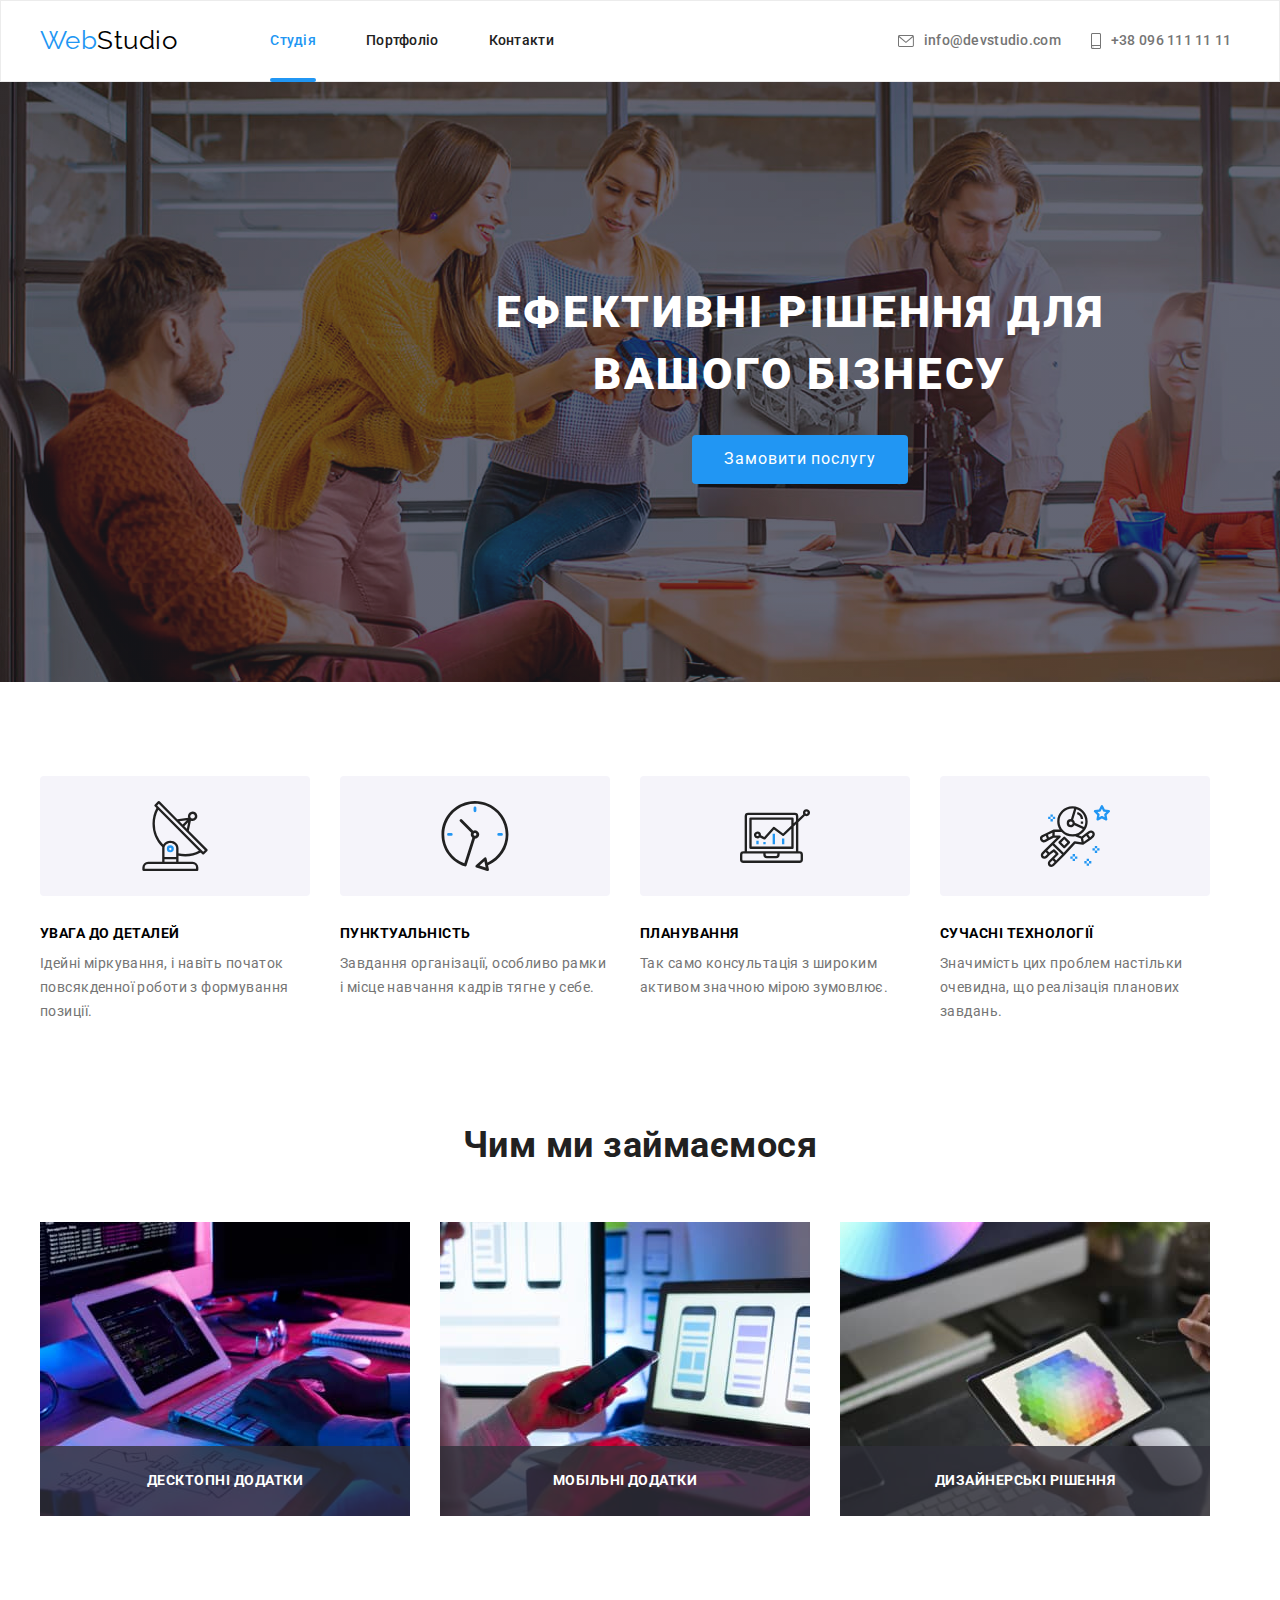
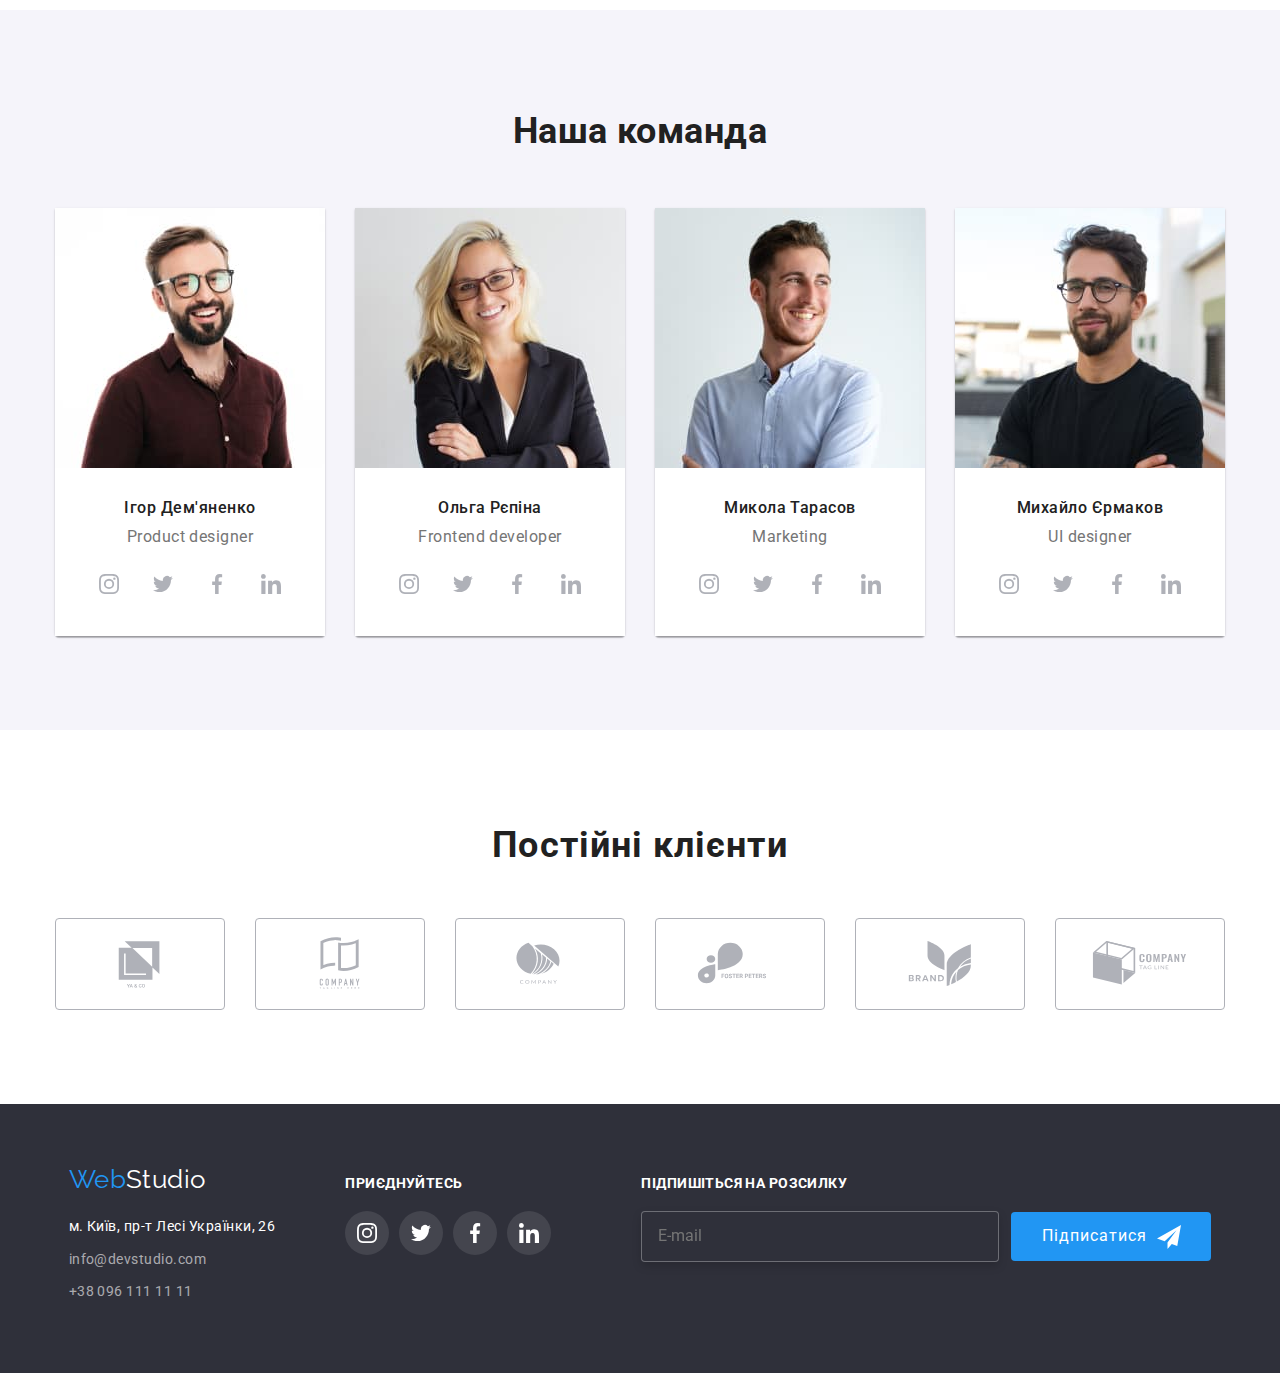
<file: index.html>
<!DOCTYPE html>
<html lang="uk">

<head>
  <meta charset="UTF-8" />
  <meta http-equiv="X-UA-Compatible" content="IE=edge" />
  <meta name="viewport" content="width=device-width, initial-scale=1.0" />
  <title>WebStudio</title>
  <link rel="stylesheet"
    href="https://cdnjs.cloudflare.com/ajax/libs/modern-normalize/1.1.0/modern-normalize.min.css" />
  <link rel="preconnect" href="https://fonts.googleapis.com" />
  <link rel="preconnect" href="https://fonts.gstatic.com" crossorigin />
  <link
    href="https://fonts.googleapis.com/css2?family=Oleo+Script&family=Raleway:wght@700&family=Roboto:wght@400;500;700&display=swap"
    rel="stylesheet" />
  <link href="css/main.min.css" rel="stylesheet" />
</head>

<body>
  <header class="header">
    <div class="header__container">

      <nav class="navigation">
        <a class="logo" href="./index.html">Web<span class="logo-dark">Studio</span></a>

        <ul class="nav__list">
          <li><a class="nav__link--current" href="./index.html">Студія</a></li>
          <li><a class="nav__link" href="./portfolio.html">Портфоліо</a></li>
          <li><a class="nav__link" href="">Контакти</a></li>
        </ul>
      </nav>
      <ul class="contacts__list">
        <li>
          <a class="contact" href="mailto:info@devstudio.com">
            <svg width="16" height="12" class="contact__icon">
              <use href="./images/icon.svg#icon-envelope"></use>
            </svg>
            info@devstudio.com
          </a>
        </li>
        <li>
          <a class="contact" href="tel:+380961111111"><svg width="10" height="16" class="contact__icon">
              <use href="./images/icon.svg#icon-smartphone"></use>
            </svg> +38 096 111 11 11
          </a>
        </li>
      </ul>
    </div>
  </header>

  <main>

    <section class="hero">
      <div class="container">

        <h1 class="hero__title">Ефективні рішення для вашого бізнесу</h1>
        <button class="button" type="button" data-modal-open>Замовити послугу</button>
      </div>


    </section>

    <section class="feature">
      <div class="container">
        <h2 class="visually-hidden">Особливості</h2>
        <ul class="feature__list">
          <li>
            <div class="feature__box">
              <svg width="70" height="70">
                <use href="./images/icon.svg#icon-antenna"></use>
              </svg>
            </div>
            <h3 class="feature__title">Увага до деталей</h3>
            <p class="feature__text">
              Ідейні міркування, і навіть початок повсякденної роботи з
              формування позиції.
            </p>
          </li>

          <li>
            <div class="feature__box">
              <svg width="70" height="70">
                <use href="./images/icon.svg#icon-clock"></use>
              </svg>
            </div>
            <h3 class="feature__title">Пунктуальність</h3>
            <p class="feature__text">
              Завдання організації, особливо рамки і місце навчання кадрів тягне
              у себе.
            </p>
          </li>
          <li>
            <div class="feature__box"><svg width="70" height="70">
                <use href="./images/icon.svg#icon-diagram"></use>
              </svg></div>
            <h3 class="feature__title">Планування</h3>
            <p class="feature__text">
              Так само консультація з широким активом значною мірою зумовлює.
            </p>
          </li>
          <li>
            <div class="feature__box"><svg width="70" height="70">
                <use href="./images/icon.svg#icon-astronaut"></use>
              </svg></div>
            <h3 class="feature__title">Сучасні технології</h3>
            <p class="feature__text">
              Значимість цих проблем настільки очевидна, що реалізація планових
              завдань.
            </p>
          </li>
        </ul>
      </div>
    </section>
    <section class="gallery">
      <div class="container">
        <h2 class="title">Чим ми займаємося</h2>
        <ul class="gallery__list">
          <li>
            <div class="gallery__working">
              <img class="gallery__foto" src="./images/box2.jpg" alt="людина щось набирає на клавіатурі" width="370" />
              <p class="gallery__description">Десктопні додатки</p>
            </div>
          </li>
          <li>
            <div class="gallery__working">
              <img class="gallery__foto" src="./images/box02.jpg"
                alt="людина зі смартфоном сидить перед увімкненим компьютером" width="370" />
              <p class="gallery__description">Мобільні додатки</p>
            </div>
          </li>
          <li>
            <div class="gallery__working">
              <img class="gallery__foto" src="./images/box3.jpg"
                alt="людина тримає в руках планшет із зображенням кольорової палітри" width="370" />
              <p class="gallery__description">Дизайнерські рішення</p>
            </div>
          </li>
        </ul>
      </div>
    </section>
    <section class="team">
      <div class="container">
        <h2 class="title">Наша команда</h2>
        <ul class="team__list">
          <li class="team__card">
            <img src="./images/img.jpg" alt="молодий чоловік в окулярах і коричневій рубашці посміхається"
              width="270" />
            <div class="worker__container">
              <h3 class="team__worker">Ігор Дем'яненко</h3>
              <p class="team__job" lang="en">Product designer</p>
              <ul class="team__social">
                <li> <a href="" class="team__link"> <svg width="20" height="20" class="team__icon">
                      <use href="./images/icon.svg#icon-instagram">
                      </use>
                    </svg></a></li>
                <li> <a href="" class="team__link"> <svg width="20" height="20" class="team__icon">
                      <use href="./images/icon.svg#icon-twitter">
                      </use>
                    </svg></a></li>
                <li> <a href="" class="team__link"> <svg width="20" height="20" class="team__icon">
                      <use href="./images/icon.svg#icon-facebook">
                      </use>
                    </svg></a></li>
                <li> <a href="" class="team__link"> <svg width="20" height="20" class="team__icon">
                      <use href="./images/icon.svg#icon-linkedin">
                      </use>
                    </svg></a></li>
              </ul>
            </div>
          </li>
          <li class="team__card">
            <img class="team__foto" src="./images/img1.jpg" alt="дівчина білява посміхається" width="270" />
            <div class="worker__container">
              <h3 class="team__worker">Ольга Рєпіна</h3>

              <p class="team__job" lang="en">Frontend developer</p>
              <ul class="team__social">
                <li> <a href="" class="team__link"> <svg width="20" height="20">
                      <use href="./images/icon.svg#icon-instagram">
                      </use>
                    </svg></a></li>
                <li> <a href="" class="team__link"> <svg width="20" height="20">
                      <use href="./images/icon.svg#icon-twitter">
                      </use>
                    </svg></a></li>
                <li> <a href="" class="team__link"> <svg width="20" height="20">
                      <use href="./images/icon.svg#icon-facebook">
                      </use>
                    </svg></a></li>
                <li> <a href="" class="team__link"> <svg width="20" height="20">
                      <use href="./images/icon.svg#icon-linkedin">
                      </use>
                    </svg></a></li>
              </ul>
            </div>
          </li>
          <li class="team__card">
            <img class="team__foto" src="./images/img2.jpg" alt="молодий чоловік у сірій рубашці посміхається"
              width="270" />
            <div class="worker__container">
              <h3 class="team__worker">Микола Тарасов</h3>
              <p class="team__job" lang="en">Marketing</p>
              <ul class="team__social">
                <li> <a href="" class="team__link"> <svg width="20" height="20" class="team-icon">
                      <use href="./images/icon.svg#icon-instagram">
                      </use>
                    </svg></a></li>
                <li> <a href="" class="team__link"> <svg width="20" height="20" class="team-icon">
                      <use href="./images/icon.svg#icon-twitter">
                      </use>
                    </svg></a></li>
                <li> <a href="" class="team__link"> <svg width="20" height="20" class="team-icon">
                      <use href="./images/icon.svg#icon-facebook">
                      </use>
                    </svg></a></li>
                <li> <a href="" class="team__link"> <svg width="20" height="20" class="team-icon">
                      <use href="./images/icon.svg#icon-linkedin">
                      </use>
                    </svg></a></li>
              </ul>
            </div>
          </li>
          <ul class="team__card">
            <img class="team__foto" src="./images/img3.jpg"
              alt="молодий чоловік у чорній футболці стоїть на вулиці і посміхається" width="270" />
            <div class="worker__container">
              <h3 class="team__worker">Михайло Єрмаков</h3>
              <p class="team__job" lang="en">UI designer</p>
              <ul class="team__social">
                <li> <a href="" class="team__link"> <svg width="20" height="20" class="team__icon">
                      <use href="./images/icon.svg#icon-instagram">
                      </use>
                    </svg></a></li>
                <li> <a href="" class="team__link"> <svg width="20" height="20" class="team__icon">
                      <use href="./images/icon.svg#icon-twitter">
                      </use>
                    </svg></a></li>
                <li> <a href="" class="team__link"> <svg width="20" height="20" class="team__icon">
                      <use href="./images/icon.svg#icon-facebook">
                      </use>
                    </svg></a></li>
                <li> <a href="" class="team__link"> <svg width="20" height="20" class="team__icon">
                      <use href="./images/icon.svg#icon-linkedin">
                      </use>
                    </svg></a></li>
              </ul>
            </div>

          </ul>
    </section>
    <section class="client__section">
      <div class="container">
        <h2 class="clients__title">Постійні клієнти</h2>
        <ul class="clients__list">
          <li class="client__box">
            <a class="clients__link" href="">
              <svg width="106" height="60">
                <use href="./images/icon.svg#icon-Logo"></use>
              </svg>
            </a>
          </li>
          <li class="client__box">
            <a class="clients__link" href="">
              <svg width="106" height="60">
                <use href="./images/icon.svg#icon-Logo2"></use>
              </svg>
            </a>
          </li>
          <li class="client__box">
            <a class="clients__link" href="">
              <svg width="106" height="60">
                <use href="./images/icon.svg#icon-Logo3"></use>
              </svg>
            </a>
          </li>
          <li class="client__box">
            <a class="clients__link" href="">
              <svg width="106" height="60">
                <use href="./images/icon.svg#icon-Logo4"></use>
              </svg>
            </a>
          </li>
          <li class="client__box">
            <a class="clients__link" href="">
              <svg width="106" height="60">
                <use href="./images/icon.svg#icon-Logo5"></use>
              </svg>
            </a>
          </li>
          <li class="client__box">
            <a class="clients__link" href="">
              <svg width="106" height="60">
                <use href="./images/icon.svg#icon-Logo6"></use>
              </svg>
            </a>
          </li>

        </ul>
      </div>
    </section>

  </main>
  <footer class="footer">

    <div class="footer__container">

      <address class="footer__address">
        <a class="footer__logo" href="./index.html">Web<span class="logo__light">Studio</span></a>
        <ul class="footer__list">
          <li class="footer__item">
            <a class="footer__map" href="https://goo.gl/maps/CPtrU1FHBa2aNyZL9" target="_blank"
              rel="noopener noreferrer nofollow">м. Київ, пр-т Лесі Українки, 26</a>
          </li>
          <li class="footer__item">
            <a class="footer__mail" href="mailto:info@devstudio.com">info@devstudio.com</a>
          </li>
          <li class="footer__item">
            <a class="footer__tel" href="tel:+380961111111">+38 096 111 11 11</a>
          </li>
        </ul>
      </address>
      <div class="social__container">
        <p class="footer__title">приєднуйтесь</p>
        <ul class="social__list">
          <li class="social__item">
            <a href="" class="social__link">
              <svg width="20" height="20">
                <use href="./images/icon.svg#icon-instagram">
                </use>
              </svg>
            </a>
          </li>
          <li class="social__item">
            <a href="" class="social__link">
              <svg width="20" height="20">
                <use href="./images/icon.svg#icon-twitter">
                </use>
              </svg>
            </a>
          </li>
          <li class="social__item">
            <a href="" class="social__link">
              <svg width="20" height="20">
                <use href="./images/icon.svg#icon-facebook">
                </use>
              </svg>
            </a>
          </li>
          <li class="social__item">
            <a href="" class="social__link">
              <svg width="20" height="20">
                <use href="./images/icon.svg#icon-linkedin">
                </use>
              </svg>
            </a>
          </li>
        </ul>

      </div>

      <form class="email__form">
        <p class="footer__title">Підпишіться на розсилку</p>
        <div class="footer__button__container">
          <input class="footer__input" id="person-email" type="email" name="person-email" placeholder="E-mail">
          <button class="footer-button" type="submit">Підписатися<svg width="24" height="24">
              <use href="./images/icon.svg#icon-send">
              </use>
            </svg></button>

        </div>
      </form>
    </div>

  </footer>
  <div class="backdrop is-hidden" data-modal>
    <div class="modal">
      <button class="modal__close" type="button" data-modal-close>
        <svg width="18" height="18">
          <use href="./images/icon.svg#icon-close"></use>
        </svg>
      </button>
      <p class="form__title">Залиште свої дані, ми вам передзвонимо</p>

      <form name="contact__form" autocomplete="off">
        <label class="form__label" for="person-name">Ім'я</label>
        <div class="form__control">
          <input class="form__input" id="person-name" type="text" name="person-name"
            pattern="^[Є-ЯҐа-їґ]+\s[Є-ЯҐа-їґ]+$" title="Введіть ім'я та прізвище">

          <svg class="form__icon" width="16" height="16">
            <use href="./images/icon.svg#icon-person"></use>
          </svg>
        </div>
        <label class="form__label" for="person-tel">Телефон</label>
        <div class="form__control">
          <input class="form__input" id="person-tel" type="tel" name="person-tel" pattern="^\+[0-9]{12}"
            title="Ведіть номер телефона">
          <svg class="form__icon" width="16" height="16">
            <use href="./images/icon.svg#icon-phone"></use>
          </svg>
        </div>
        <label class="form__label" for="person-email">Пошта</label>
        <div class="form__control">
          <input class="form__input" id="person-email" type="email" name="person-email">
          <svg class="form__icon" width="16" height="16">
            <use href="./images/icon.svg#icon-email"></use>
          </svg>
        </div>

        <label class="form__label" for="person-comment">Коментар</label>
        <textarea class="form__textarea" id="person-comment" name="person-comment"
          placeholder="Введіть текст"></textarea>

        <div class="checkbox__container">
          <input class="checkbox__input visually-hidden" id="terms-checkbox" type="checkbox" name="terms-checkbox">

          <svg class="icon__vector" width="16px" height="15px">
            <use href="./images/icon.svg#icon-vector"></use>
          </svg>

          <label class="checkbox__label" for="terms-checkbox">
            Погоджуюся з розсилкою та приймаю <a href="#" class="checkbox__link">Умови
              договору</a></label>
        </div>

        <button class="modal-button" type="submit">Відправити</button>
      </form>
    </div>
  </div>

  <script src="./js/modal.js"></script>
</body>

</html>
</file>
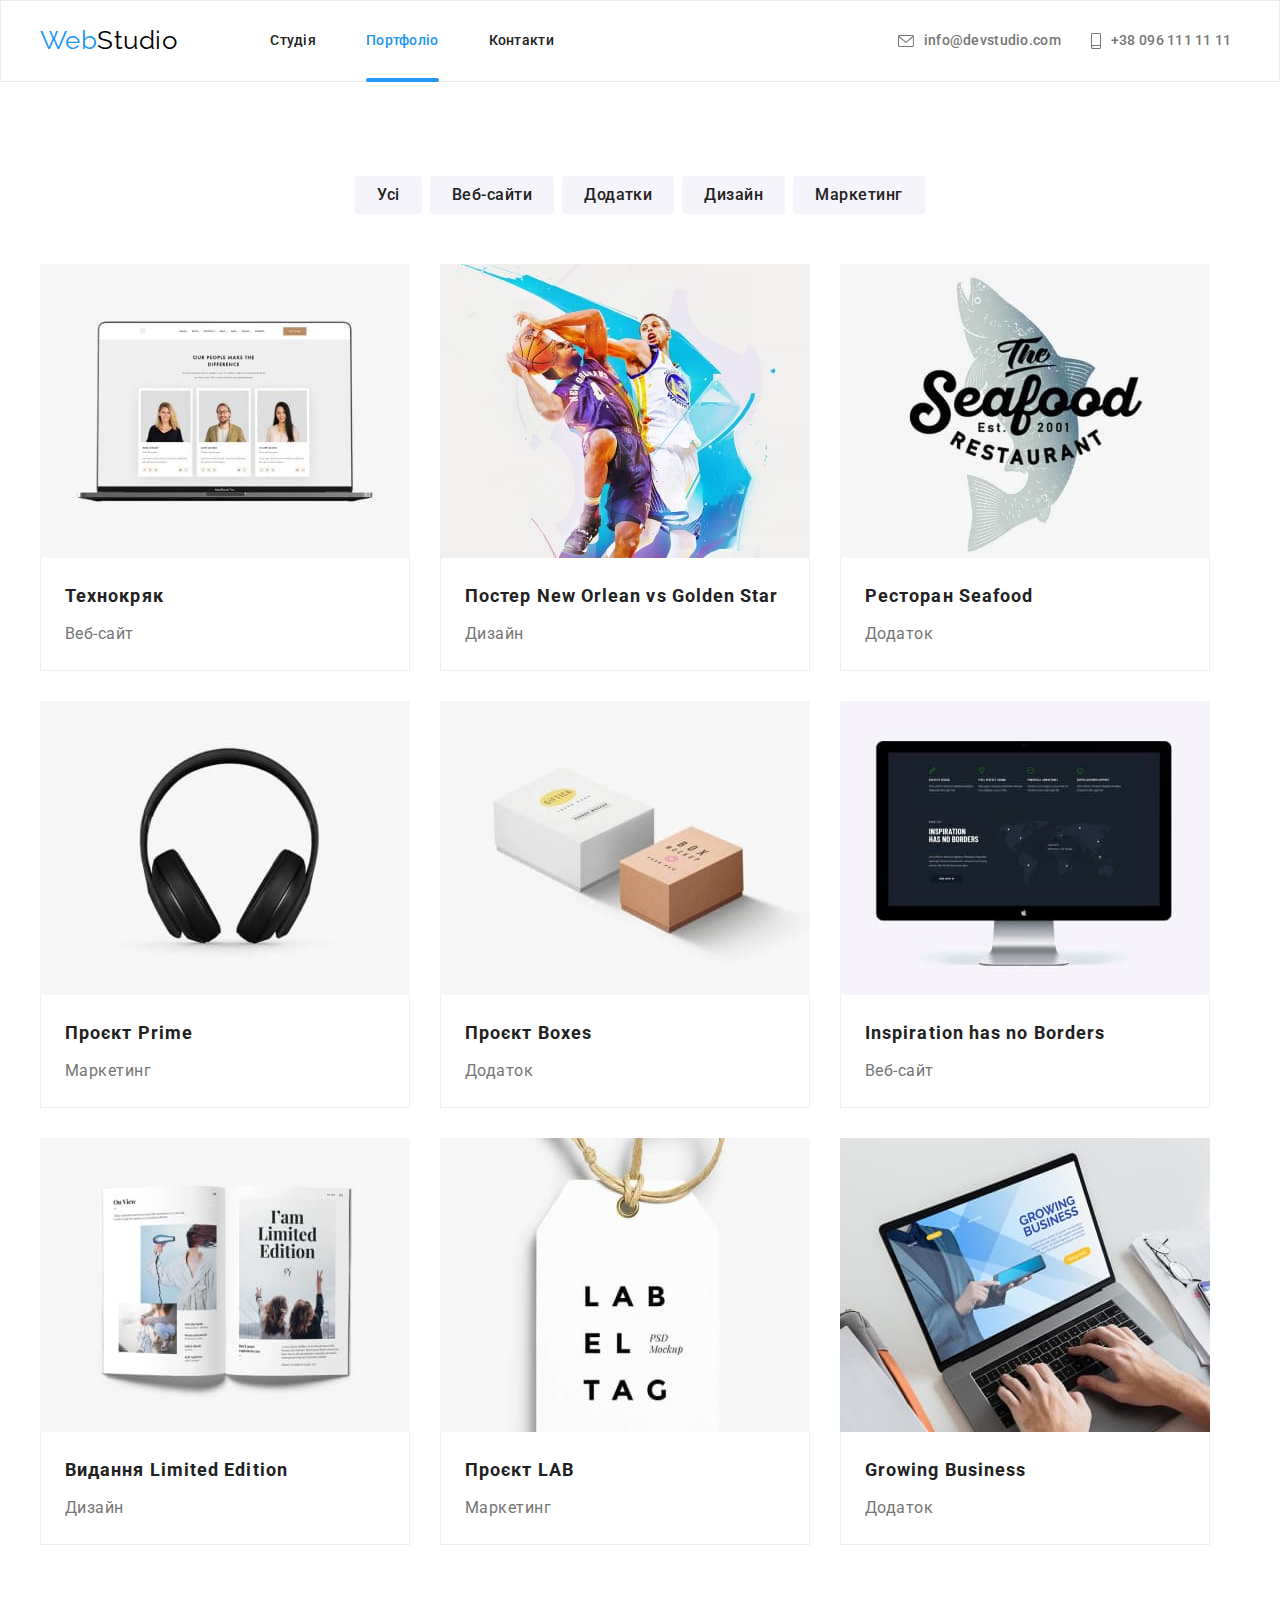
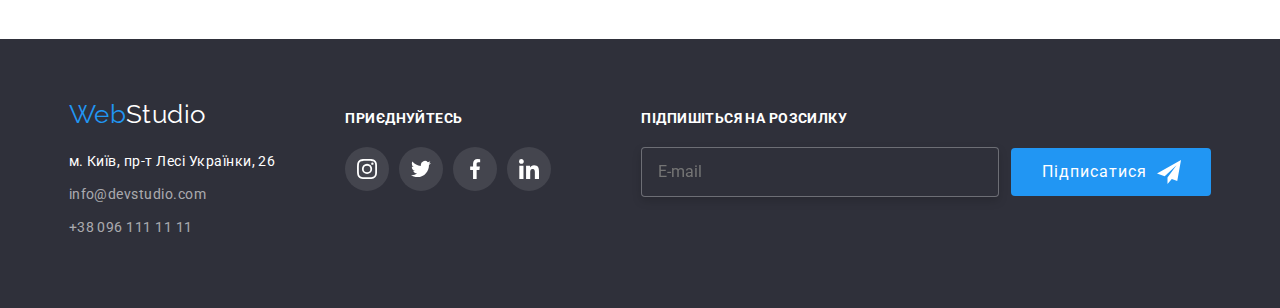
<file: portfolio.html>
<!DOCTYPE html>
<html lang="uk">

<head>
  <meta charset="UTF-8" />
  <meta http-equiv="X-UA-Compatible" content="IE=edge" />
  <meta name="viewport" content="width=device-width, initial-scale=1.0" />
  <title>WebStudio</title>
  <link rel="stylesheet" href="https://cdnjs.cloudflare.com/ajax/libs/modern-normalize/1.1.0/modern-normalize.min.css">
  <link rel="preconnect" href="https://fonts.googleapis.com">
  <link rel="preconnect" href="https://fonts.gstatic.com" crossorigin>
  <link
    href="https://fonts.googleapis.com/css2?family=Oleo+Script&family=Raleway:wght@700&family=Roboto:wght@400;500;700&display=swap"
    rel="stylesheet">
  <link href="css/main.min.css" rel="stylesheet" />
</head>

<body>


  <header class="header">
    <div class="header__container">

      <nav class="navigation">
        <a class="logo" href="./index.html">Web<span class="logo-dark">Studio</span></a>

        <ul class="nav__list">
          <li><a class="nav__link" href="./index.html">Студія</a></li>
          <li><a class="nav__link--current" href="./portfolio.html">Портфоліо</a></li>
          <li><a class="nav__link" href="">Контакти</a></li>
        </ul>
      </nav>
      <ul class="contacts__list">
        <li>
          <a class="contact" href="mailto:info@devstudio.com">
            <svg width="16" height="12" class="contact__icon">
              <use href="./images/icon.svg#icon-envelope"></use>
            </svg>
            info@devstudio.com
          </a>
        </li>
        <li>
          <a class="contact" href="tel:+380961111111"><svg width="10" height="16" class="contact__icon">
              <use href="./images/icon.svg#icon-smartphone"></use>
            </svg> +38 096 111 11 11
          </a>
        </li>
      </ul>
    </div>
  </header>


  <main>
    <section class="main__section">
      <div class="container">

        <h1 class="visually-hidden">Портфоліо</h1>
        <ul class="button__list">
          <li><button class="filter__button" type="button">Усі</button></li>
          <li><button class="filter__button" type="button">Веб-сайти</button></li>
          <li><button class="filter__button" type="button">Додатки</button></li>
          <li><button class="filter__button" type="button">Дизайн</button></li>
          <li><button class="filter__button" type="button">Маркетинг</button></li>
        </ul>
        <ul class="portfolio__list">
          <li class="portfolio__block"> <a href="" class="portfolio__link ">
              <div class="portfolio__description">
                <img src="./images/portfolio/portfolio1.jpg" alt="Ноутбук з відкритим додатком" width="370px" />

                <p class="text__description">Ресурс пропонує комплексні пропозиції з різним рівнем функціоналу та
                  сервісів. Все це дозволить
                  відвідувачу отримати
                  вичерпні відомості про компанію чи приватну особу.</p>
              </div>
              <div class="portfolio__container">
                <h2 class="portfolio__title">Технокряк</h2>
                <p class="portfolio__product">Веб-сайт</p>

              </div>

            </a>
          </li>
          <li class="portfolio__block"> <a href="" class="portfolio__link ">
              <div class="portfolio__description"> <img src="./images/portfolio/portfolio2.jpg"
                  alt="Два прфесійних гравця грають у баскетбол" width="370px" />
                <p class="text__description">Ресурс пропонує комплексні пропозиції з різним рівнем функціоналу та
                  сервісів. Все це дозволить
                  відвідувачу отримати
                  вичерпні відомості про компанію чи приватну особу.</p>
              </div>
              <div class="portfolio__container">
                <h2 class="portfolio__title">Постер New Orlean vs Golden Star</h2>
                <p class="portfolio__product">Дизайн</p>
              </div>
            </a>
          </li>
          <li class="portfolio__block"> <a href="" class="portfolio__link ">
              <div class="portfolio__description"> <img src="./images/portfolio/portfolio3.jpg"
                  alt="Риба по верх неї написана назва ресторану" width="370px" />
                <p class="text__description">Ресурс пропонує комплексні пропозиції з різним рівнем функціоналу та
                  сервісів. Все це дозволить
                  відвідувачу отримати
                  вичерпні відомості про компанію чи приватну особу.</p>
              </div>
              <div class="portfolio__container">
                <h2 class="portfolio__title">Ресторан Seafood</h2>

                <p class="portfolio__product">Додаток</p>

              </div>
            </a>
          </li>
          <li class="portfolio__block"><a href="" class="portfolio__link ">
              <div class="portfolio__description"> <img src="./images/portfolio/portfolio4.jpg"
                  alt="чорні великі навушники" width="370px" />
                <p class="text__description">Ресурс пропонує комплексні пропозиції з різним рівнем функціоналу та
                  сервісів. Все це дозволить
                  відвідувачу отримати
                  вичерпні відомості про компанію чи приватну особу.</p>
              </div>
              <div class="portfolio__container">
                <h2 class="portfolio__title">Проєкт Prime</h2>

                <p class="portfolio__product">Маркетинг</p>
              </div>
            </a>
          </li>
          <li class="portfolio__block"> <a href="" class="portfolio__link ">
              <div class="portfolio__description"> <img src="./images/portfolio/portfolio5.jpg"
                  alt="Лежить дві коробочки, одна велика і біла, друга меньша та коричнева" width="370px" />
                <p class="text__description">Ресурс пропонує комплексні пропозиції з різним рівнем функціоналу та
                  сервісів. Все це дозволить
                  відвідувачу отримати
                  вичерпні відомості про компанію чи приватну особу.</p>
              </div>
              <div class="portfolio__container">
                <h2 class="portfolio__title">Проєкт Boxes</h2>

                <p class="portfolio__product">Додаток</p>
              </div>
            </a>
          </li>
          <li class="portfolio__block"> <a href="" class="portfolio__link ">
              <div class="portfolio__description"> <img src="./images/portfolio/portfolio6.jpg"
                  alt="Увімкнений манітор компьютера, запущена сторінка " width="370px" />
                <p class="text__description">Ресурс пропонує комплексні пропозиції з різним рівнем функціоналу та
                  сервісів. Все це дозволить
                  відвідувачу отримати
                  вичерпні відомості про компанію чи приватну особу.</p>
              </div>
              <div class="portfolio__container">
                <h2 class="portfolio__title">Inspiration has no Borders</h2>
                <p class="portfolio__product">Веб-сайт</p>
              </div>
            </a>
          </li>
          <li class="portfolio__block"> <a href="" class="portfolio__link ">
              <div class="portfolio__description"> <img src="./images/portfolio/portfolio7.jpg"
                  alt="Лежить відкритий світлий журнал" width="370px" />
                <p class="text__description">Ресурс пропонує комплексні пропозиції з різним рівнем функціоналу та
                  сервісів. Все це дозволить
                  відвідувачу отримати
                  вичерпні відомості про компанію чи приватну особу.</p>
              </div>
              <div class="portfolio__container">
                <h2 class="portfolio__title">Видання Limited Edition</h2>
                <p class="portfolio__product">Дизайн</p>
              </div>
            </a>
          </li>
          <li class="portfolio__block"> <a href="" class="portfolio__link ">
              <div class="portfolio__description"> <img src="./images/portfolio/portfolio8.jpg"
                  alt="Біла єтикетка з чорним надписом" width="370px" />
                <p class="text__description">Ресурс пропонує комплексні пропозиції з різним рівнем функціоналу та
                  сервісів. Все це дозволить
                  відвідувачу отримати
                  вичерпні відомості про компанію чи приватну особу.</p>
              </div>
              <div class="portfolio__container">
                <h2 class="portfolio__title">Проєкт LAB</h2>
                <p class="portfolio__product">Маркетинг</p>
              </div>
            </a>
          </li>
          <li class="portfolio__block"> <a href="" class="portfolio__link ">
              <div class="portfolio__description"> <img src="./images/portfolio/portfolio9.jpg"
                  alt="Людина працює на ноутбуці" width="370px" />
                <p class="text__description">Ресурс пропонує комплексні пропозиції з різним рівнем функціоналу та
                  сервісів. Все це дозволить
                  відвідувачу отримати
                  вичерпні відомості про компанію чи приватну особу.</p>
              </div>
              <div class="portfolio__container">
                <h2 class="portfolio__title">Growing Business</h2>
                <p class="portfolio__product">Додаток</p>
              </div>
            </a>
          </li>
        </ul>

      </div>
    </section>


  </main>
  <footer class="footer">

    <div class="footer__container">

      <address class="footer__address">
        <a class="footer__logo" href="./index.html">Web<span class="logo__light">Studio</span></a>
        <ul class="footer__list">
          <li class="footer__item">
            <a class="footer__map" href="https://goo.gl/maps/CPtrU1FHBa2aNyZL9" target="_blank"
              rel="noopener noreferrer nofollow">м. Київ, пр-т Лесі Українки, 26</a>
          </li>
          <li class="footer__item">
            <a class="footer__mail" href="mailto:info@devstudio.com">info@devstudio.com</a>
          </li>
          <li class="footer__item">
            <a class="footer__tel" href="tel:+380961111111">+38 096 111 11 11</a>
          </li>
        </ul>
      </address>
      <div class="social__container">
        <p class="footer__title">приєднуйтесь</p>
        <ul class="social__list">
          <li class="social__item">
            <a href="" class="social__link">
              <svg width="20" height="20">
                <use href="./images/icon.svg#icon-instagram">
                </use>
              </svg>
            </a>
          </li>
          <li class="social__item">
            <a href="" class="social__link">
              <svg width="20" height="20">
                <use href="./images/icon.svg#icon-twitter">
                </use>
              </svg>
            </a>
          </li>
          <li class="social__item">
            <a href="" class="social__link">
              <svg width="20" height="20">
                <use href="./images/icon.svg#icon-facebook">
                </use>
              </svg>
            </a>
          </li>
          <li class="social__item">
            <a href="" class="social__link">
              <svg width="20" height="20">
                <use href="./images/icon.svg#icon-linkedin">
                </use>
              </svg>
            </a>
          </li>
        </ul>

      </div>

      <form class="email__form">
        <p class="footer__title">Підпишіться на розсилку</p>
        <div class="footer__button__container">
          <input class="footer__input" id="person-email" type="email" name="person-email" placeholder="E-mail">
          <button class="footer-button" type="submit">Підписатися<svg width="24" height="24">
              <use href="./images/icon.svg#icon-send">
              </use>
            </svg></button>

        </div>
      </form>
    </div>

  </footer>

</body>

</html>
</file>
<file: css/main.min.css>
:root{--primary-text-color: #ffffff;--basic-text-color: #212121;--accent-text-color: #2196f3;--secondary-text-color: #757575;--text-color: #000000;--basic-bcg-color: #ffffff;--secondary-bcg-color: #f5f4fa;--bcg-color-light: #f5f5f5;--bcg-color: #2f303a;--button-accent-color: #2196f3;--button-primary-color: #f5f4fa;--button-text-color: #ffffff;--button-filter-color: #212121;--button-active: #188ce8;--shadow: rgba(0, 0, 0, 0.25);--bcg-box: #f5f4fa;--icon-color: #afb1b8;--bcg-backdrop: rgba(0, 0, 0, 0.2);--input-border: rgba(33, 33, 33, 0.2)}body{font-family:Roboto,sans-serif;letter-spacing:.03em}ul{list-style-type:none}h1,h2,h3,h4,h5,h6,p,ul{margin:0;padding:0}img{display:block;margin:0;padding:0}.container{width:100%;max-width:1230px;margin:auto;padding:0 15px}.visually-hidden{position:absolute;white-space:nowrap;width:1px;height:1px;overflow:hidden;border:0;padding:0;clip:rect(0 0 0 0);-webkit-clip-path:inset(50%);clip-path:inset(50%);margin:-1px}.main__section{display:block;padding:94px 0}.button__list{margin-bottom:50px;display:flex;gap:8px;justify-content:center}.filter__button{background-color:var(--button-primary-color);color:var(--button-filter-color);font-family:inherit;cursor:pointer;border-radius:4px;border:0;min-width:auto;font-weight:500;font-size:16px;line-height:1.6;letter-spacing:.03em;padding:6px 22px;transition:cubic-bezier(0.4, 0, 0.2, 1) background-color 250ms,color 250ms,box-shadow 250ms}.filter__button:hover,.filter__button:focus,.filter__button:active{background-color:var(--button-accent-color);color:var(--button-text-color);box-shadow:0px 3px 1px rgba(0,0,0,.1),0px 1px 2px rgba(0,0,0,.08),0px 2px 2px rgba(0,0,0,.12)}.client__section{padding:94px 0}.clients__title{color:var(--basic-text-color);font-size:36px;line-height:1.2;text-align:center;letter-spacing:.03em;margin-bottom:50px}.clients__list{display:flex;gap:30px;justify-content:center}.client__box{display:flex;width:170px;height:92px}.clients__link{text-decoration:none;display:flex;justify-content:center;align-items:center;width:100%;height:100%;border:1px solid #afb1b8;border-radius:4px;fill:var(--icon-color);transition:cubic-bezier(0.4, 0, 0.2, 1) border-color 250ms,fill 250ms}.clients__link:hover,.clients__link:focus{border-color:#2196f3;fill:var(--accent-text-color)}.feature{list-style:none;padding:94px 0;margin:0}.feature__list{margin:0;padding-bottom:0;display:flex;gap:30px}.feature__box{background-color:var(--bcg-box);width:270px;height:120px;border-radius:4px;margin-bottom:30px;display:flex;justify-content:center;align-items:center}.feature__title{display:flex;font-weight:bold;font-size:14px;line-height:1.14;text-transform:uppercase;padding-top:0;margin-bottom:10px;max-width:270px}.feature__text{display:flex;color:var(--secondary-text-color);font-size:14px;line-height:1.71;letter-spacing:.03em;padding-top:0;padding-bottom:0;max-width:270px}.footer{background:#2f303a;padding:60px 0}.footer__container{display:flex;align-items:baseline;justify-content:center;width:1200px;margin:auto;padding:0 15px}.footer__logo{color:var(--accent-text-color);text-decoration:none;font-family:Raleway,sans-serif;font-size:26px;font-style:normal;line-height:1.2}.logo__light{color:var(--primary-text-color);font-family:Raleway,sans-serif}.footer__list{margin-top:20px;list-style:none}.footer__item{margin-bottom:9px}.footer__map{color:var(--primary-text-color);font-style:normal;text-decoration:none;font-size:14px;line-height:1.7;margin-bottom:9px}.footer__mail{color:rgba(255,255,255,.6);font-style:normal;text-decoration:none;font-size:14px;line-height:1.7;transition:cubic-bezier(0.4, 0, 0.2, 1) color 250ms}.footer__mail:hover,.footer__mail:focus{color:var(--accent-text-color)}.footer__tel{color:rgba(255,255,255,.6);font-style:normal;margin-top:9px;text-decoration:none;font-size:14px;line-height:1.7;padding-bottom:0;transition:color 250ms}.footer__tel:hover,.footer__tel:focus{color:var(--accent-text-color)}.social__container{margin-left:70px}.footer__title{font-style:normal;font-weight:700;font-size:14px;line-height:1.14;letter-spacing:.03em;text-transform:uppercase;color:var(--primary-text-color);margin-bottom:20px}.social__list{display:flex;gap:10px}.social__item{width:44px;height:44px;border-radius:50%;background:rgba(255,255,255,.1)}.social__link{width:100%;height:100%;display:flex;justify-content:center;align-items:center;border-radius:50%;fill:var(--primary-text-color);transition:cubic-bezier(0.4, 0, 0.2, 1) background-color 250ms,border-radius 250ms}.social__link:hover,.social__link:focus{background-color:var(--accent-text-color)}.email__form{margin-left:90px}.footer__button__container{display:flex;align-items:center;gap:12px}.footer__input{width:358px;padding:15px 16px;border:1px solid rgba(255,255,255,.3);border-radius:4px;outline:none;filter:drop-shadow(0px 4px 4px rgba(0, 0, 0, 0.15));background-color:var(--bcg-color);color:var(--primary-text-color)}.footer-button{display:flex;align-items:center;justify-content:center;gap:10px;padding:10px;width:200px;border-radius:4px;border:0;background-color:var(--button-accent-color);color:var(--button-text-color);font-family:inherit;fill:var(--button-text-color);cursor:pointer;font-size:16px;line-height:1.8;letter-spacing:.06em;text-align:center;transition:cubic-bezier(0.4, 0, 0.2, 1) background-color 250ms}.footer-button:hover,.footer-button:focus{background-color:#188ce8}.form__title{font-weight:700;margin-bottom:10px;font-size:20px;line-height:1.15;text-align:center;letter-spacing:.03em;color:var(--basic-text-color)}.form__label{display:block;margin-bottom:4px;font-size:12px;line-height:1.6;letter-spacing:.01em;color:var(--secondary-text-color)}.form__control{position:relative;margin-bottom:10px}.form__input{width:100%;padding:12px 12px 12px 32px;border:1px solid var(--input-border);border-radius:4px;outline:none;transition:cubic-bezier(0.4, 0, 0.2, 1) border-color 250ms}.form__input:hover,.form__input:focus{border-color:var(--accent-text-color);cursor:pointer}.form__icon{position:absolute;top:50%;left:12px;transform:translateY(-50%);transition:cubic-bezier(0.4, 0, 0.2, 1) fill 250ms}.form__control:focus-within .form__icon{fill:var(--accent-text-color)}.form__control:hover-within .form__icon{fill:var(--accent-text-color)}.form__textarea{display:block;width:100%;height:120px;padding:12px 16px;border:1px solid rgba(33,33,33,.2);border-radius:4px;outline:none;transition:cubic-bezier(0.4, 0, 0.2, 1) border-color 250ms}.form__textarea:hover,.form__textarea:focus{border-color:var(--accent-text-color)}.checkbox__container{position:relative;margin-top:20px}.checkbox__input{-webkit-appearance:none;-moz-appearance:none;appearance:none}.checkbox__label{font-size:14px;line-height:1.7;letter-spacing:.03em;color:var(--secondary-text-color);text-align:center;margin-left:23px}.checkbox__label::before{content:"";position:absolute;top:50%;left:0;transform:translateY(-50%);width:16px;height:15px;border:2px solid var(--text-color);border-radius:2px}.icon__vector{position:absolute;top:50%;left:0;transform:translateY(-50%);border-radius:2px;background-color:#188ce8;fill:var(--primary-text-color);opacity:0}.checkbox__link{font-size:14px;line-height:1.7;text-decoration:underline;color:var(--accent-text-color)}.checkbox__input:checked+.icon__vector{opacity:1;z-index:1}.modal-button{display:block;margin:30px auto 0;padding:10px 52px;min-width:200px;border-radius:4px;border:0;background-color:var(--button-accent-color);color:var(--button-text-color);font-family:inherit;cursor:pointer;font-size:16px;line-height:1.8;letter-spacing:.06em;text-align:center;transition:cubic-bezier(0.4, 0, 0.2, 1) background-color 250ms}.modal-button:hover,.modal-button:focus{background-color:#188ce8}.gallery{list-style:none;padding-bottom:94px;margin:0}.title{color:var(--basic-text-color);font-weight:700;font-size:36px;line-height:1.5;text-align:center;text-transform:none;margin:0 auto 50px}.gallery__list{display:flex;gap:30px}.gallery__working{position:relative}.gallery__description{display:flex;justify-content:center;align-items:center;position:absolute;font-weight:700;font-size:14px;line-height:1.14;text-align:center;text-transform:uppercase;color:var(--primary-text-color);bottom:0;width:100%;height:70px;background-color:rgba(47,48,58,.8)}.gallery__foto{padding:0;margin:0;display:flex}.header{background-color:var(--basic-bcg-color);border:1px solid #ececec}.header__container{display:flex;width:100%;max-width:1230px;margin:auto;padding:0 15px}.navigation{display:flex;align-items:center}.logo{color:var(--accent-text-color);text-decoration:none;font-family:Raleway,sans-serif;font-size:26px;line-height:1.2;display:block;margin-right:93px;padding-top:24px;padding-bottom:25px}.logo-dark{color:var(--text-color);font-family:Raleway,sans-serif}.nav__list{display:flex;gap:50px}.nav__link{position:relative;text-decoration:none;color:var(--basic-text-color);font-weight:500;font-size:14px;line-height:1.14;letter-spacing:.02em;padding:32px 0;display:block;transition:cubic-bezier(0.4, 0, 0.2, 1) color 250ms}.nav__link::after{position:absolute;bottom:-1px;display:block;width:100%;height:4px;border-radius:2px;background-color:currentColor;margin-top:28px;opacity:0;transition:cubic-bezier(0.4, 0, 0.2, 1) opacity 250ms;content:""}.nav__link:hover::after{opacity:1}.nav__link--current{position:relative;text-decoration:none;color:var(--accent-text-color);font-weight:500;font-size:14px;line-height:1.14;letter-spacing:.02em;padding-top:32px;padding-bottom:32px;display:block;transition:color 250ms}.nav__link--current::after{position:absolute;bottom:-1px;display:block;width:100%;height:4px;border-radius:2px;background-color:currentColor;margin-top:28px;content:""}.nav__link:hover,.nav__link:focus,.nav__link:active{color:var(--accent-text-color)}.contacts__list{display:flex;gap:30px;margin-left:344px}.contact{color:var(--secondary-text-color);list-style:none;text-decoration:none;font-weight:500;font-size:14px;line-height:1.14;letter-spacing:.02em;padding:32px 0;display:flex;align-items:center;transition:cubic-bezier(0.4, 0, 0.2, 1) color 250ms}.contact__icon{margin-right:10px;fill:currentColor}.contact:hover,.contact:focus{color:var(--accent-text-color)}.contact-icon:hover,.contact-icon:focus{fill:currentColor}.hero{background-color:var(--bcg-color);margin:0 auto;width:1600px;padding:200px 0;height:600px;background-image:linear-gradient(rgba(47, 48, 58, 0.4), rgba(47, 48, 58, 0.4)),url(../images/bcg_img.png);background-repeat:no-repeat;background-size:cover;background-position:center}.hero__title{color:var(--primary-text-color);font-weight:900;font-size:44px;line-height:1.4;text-align:center;letter-spacing:.06em;text-transform:uppercase;width:696px;margin:auto;padding:0}.button{background-color:var(--button-accent-color);color:var(--button-text-color);font-family:inherit;cursor:pointer;font-size:16px;line-height:1.8;letter-spacing:.06em;display:block;padding:10px 32px;border-radius:4px;min-width:216px;border:0;margin:30px auto 0;transition:cubic-bezier(0.4, 0, 0.2, 1) background-color 250ms}.button:hover,.button:focus{background-color:#188ce8}.button:active{background-color:#188ce8}.backdrop{position:fixed;top:0;left:0;z-index:1;width:100%;height:100%;background-color:rgba(0,0,0,.2);transition:cubic-bezier(0.4, 0, 0.2, 1) opacity 250ms,visibility 250ms}.is-hidden{opacity:0;visibility:hidden;pointer-events:none}.modal{position:absolute;top:50%;left:50%;transform:translate(-50%, -50%);width:528px;padding:40px 40px;background-color:var(--basic-bcg-color);box-shadow:0px 1px 3px rgba(0,0,0,.12),0px 1px 1px rgba(0,0,0,.14),0px 2px 1px rgba(0,0,0,.2);border-radius:4px}.modal__close{display:flex;align-items:center;justify-items:center;position:absolute;top:8px;right:8px;width:30px;height:30px;background-color:var(--basic-bcg-color);border-radius:50%;border:1px solid rgba(0,0,0,.1);cursor:pointer;fill:var(--text-color);transition:cubic-bezier(0.4, 0, 0.2, 1) fill 250ms}.modal-close-button:hover,.modal-close-button:focus{fill:var(--accent-text-color)}.team{background-color:var(--secondary-bcg-color);padding:94px 0}.team__list{list-style:none;margin-top:16px;margin-bottom:0;display:flex;gap:30px;justify-content:center;align-items:center}.team__card{background-color:var(--basic-bcg-color);margin:0;box-shadow:0px 1px 3px rgba(0,0,0,.12),0px 1px 1px rgba(0,0,0,.14),0px 2px 1px rgba(0,0,0,.2);border-radius:0px 0px 4px 4px}.link__team{text-decoration:none;margin:0;padding:0}.worker__container{background-color:var(--basic-bcg-color);padding:30px}.team__worker{background-color:var(--basic-bcg-color);color:var(--basic-text-color);font-weight:500;font-size:16px;line-height:1.2;text-align:center;margin:0}.team__job{background-color:var(--basic-bcg-color);color:var(--secondary-text-color);font-size:16px;line-height:1.2;text-align:center;margin-top:10px;margin-bottom:0}.team__social{margin-top:16px;margin-bottom:0;display:flex;gap:10px;justify-content:center;align-items:center}.team__link{text-decoration:none;width:44px;height:44px;margin:0;padding:0;border-radius:50%;fill:var(--icon-color);display:flex;justify-content:center;align-items:center;transition:cubic-bezier(0.4, 0, 0.2, 1) background-color 250ms,fill 250ms}.team__link:hover,.team__link:focus{background-color:var(--accent-text-color);fill:var(--basic-bcg-color)}.portfolio__list{background-color:var(--basic-bcg-color);display:flex;flex-wrap:wrap;flex-basis:calc((100% - 60px)/3);gap:30px}.portfolio__block{display:flex;flex-direction:column}.portfolio__link{text-decoration:none;padding:0;margin:0;transition:cubic-bezier(0.4, 0, 0.2, 1) box-shadow 250ms}.portfolio__link:hover,.portfolio__link:focus{box-shadow:0px 1px 1px rgba(0,0,0,.12),0px 4px 4px rgba(0,0,0,.06),1px 4px 6px rgba(0,0,0,.16)}.portfolio__link:hover .text__description{transform:translateY(0%)}.portfolio__link:focus .text__description{transform:translateY(0%)}.portfolio__container{border:1px solid #eee;border-top:none;padding:20px 24px}.portfolio__title{color:var(--basic-text-color);font-size:18px;line-height:2;letter-spacing:.06em;text-transform:none;margin-top:0;margin-bottom:4px;padding-top:0;padding-bottom:0}.portfolio__product{color:var(--secondary-text-color);font-size:16px;line-height:2;text-transform:none;margin:0;padding:0}.portfolio__description{position:relative;overflow:hidden}.text__description{position:absolute;top:0;left:0;width:100%;height:100%;padding:64px 24px;background:rgba(33,150,243,.9);transform:translateY(100%);font-size:18px;line-height:1.5;letter-spacing:.03em;color:var(--primary-text-color);transition:cubic-bezier(0.4, 0, 0.2, 1) transform 250ms}/*# sourceMappingURL=main.min.css.map */
</file>
